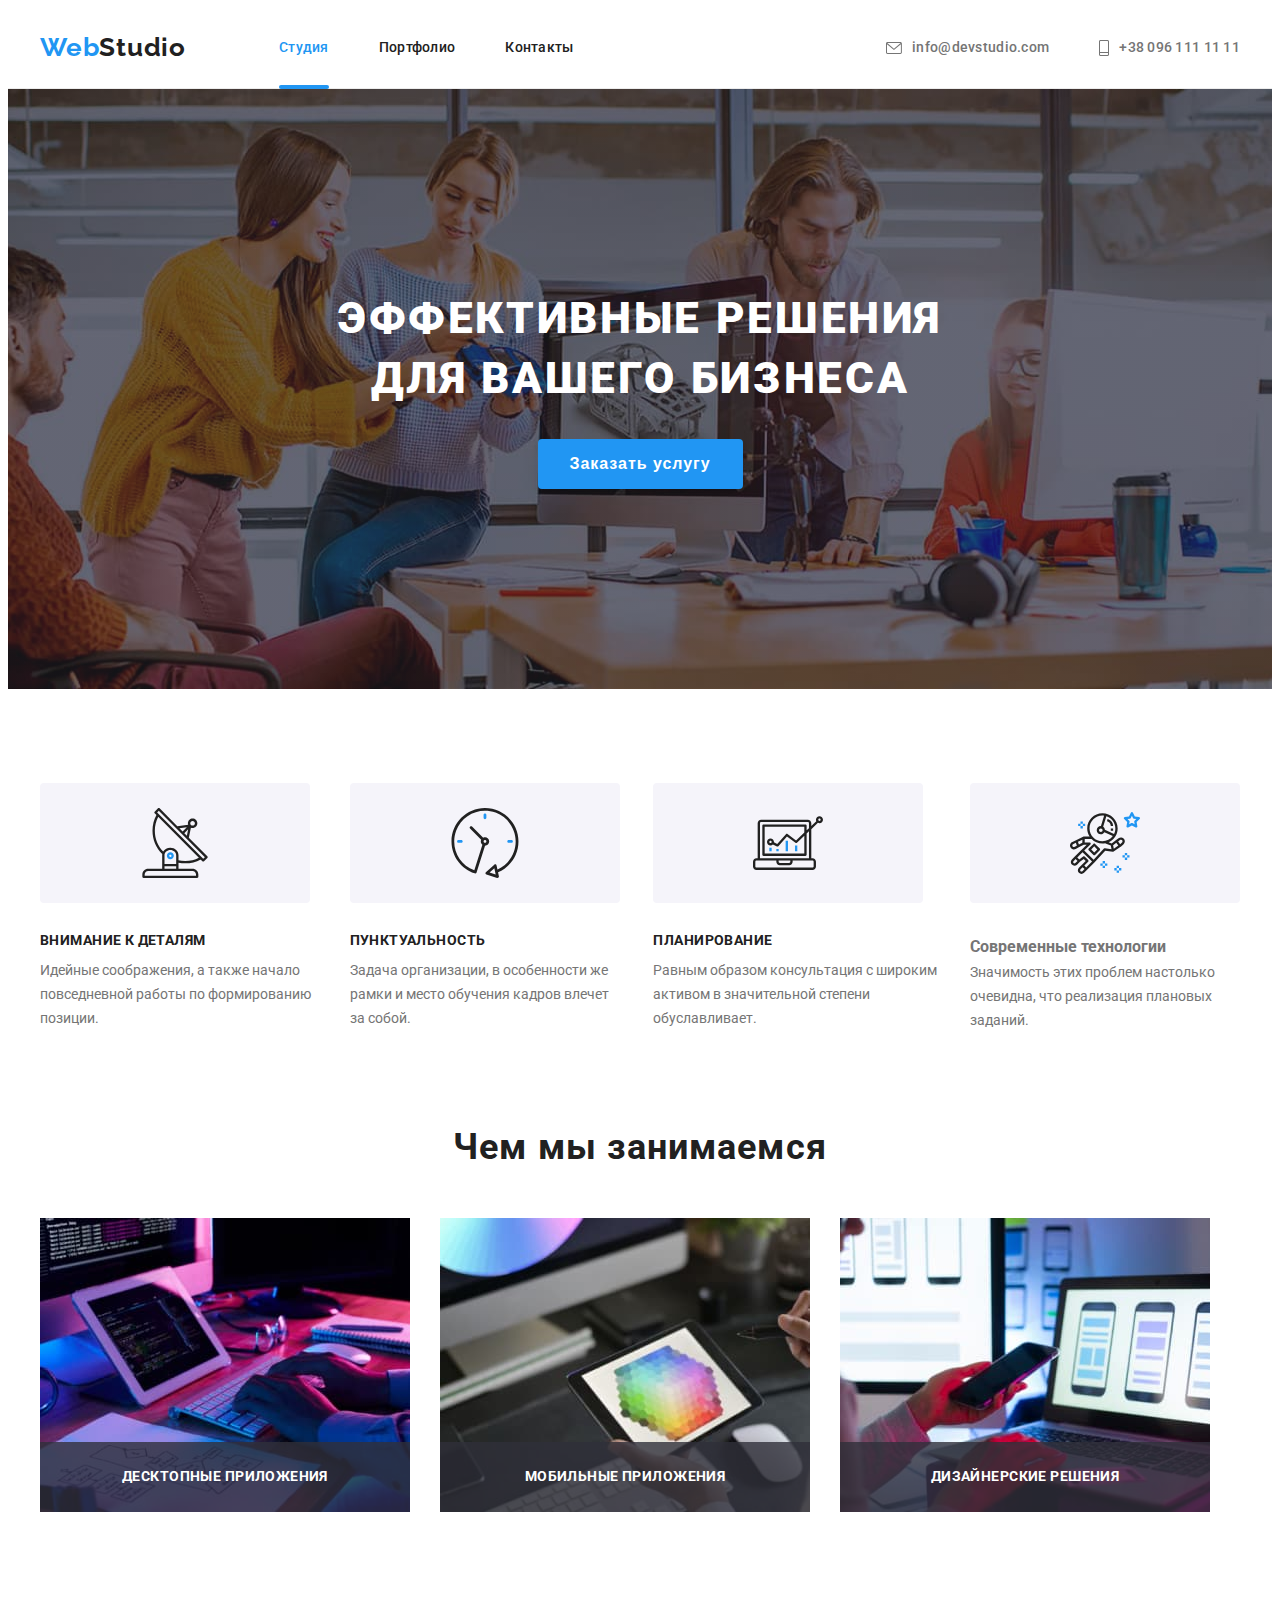
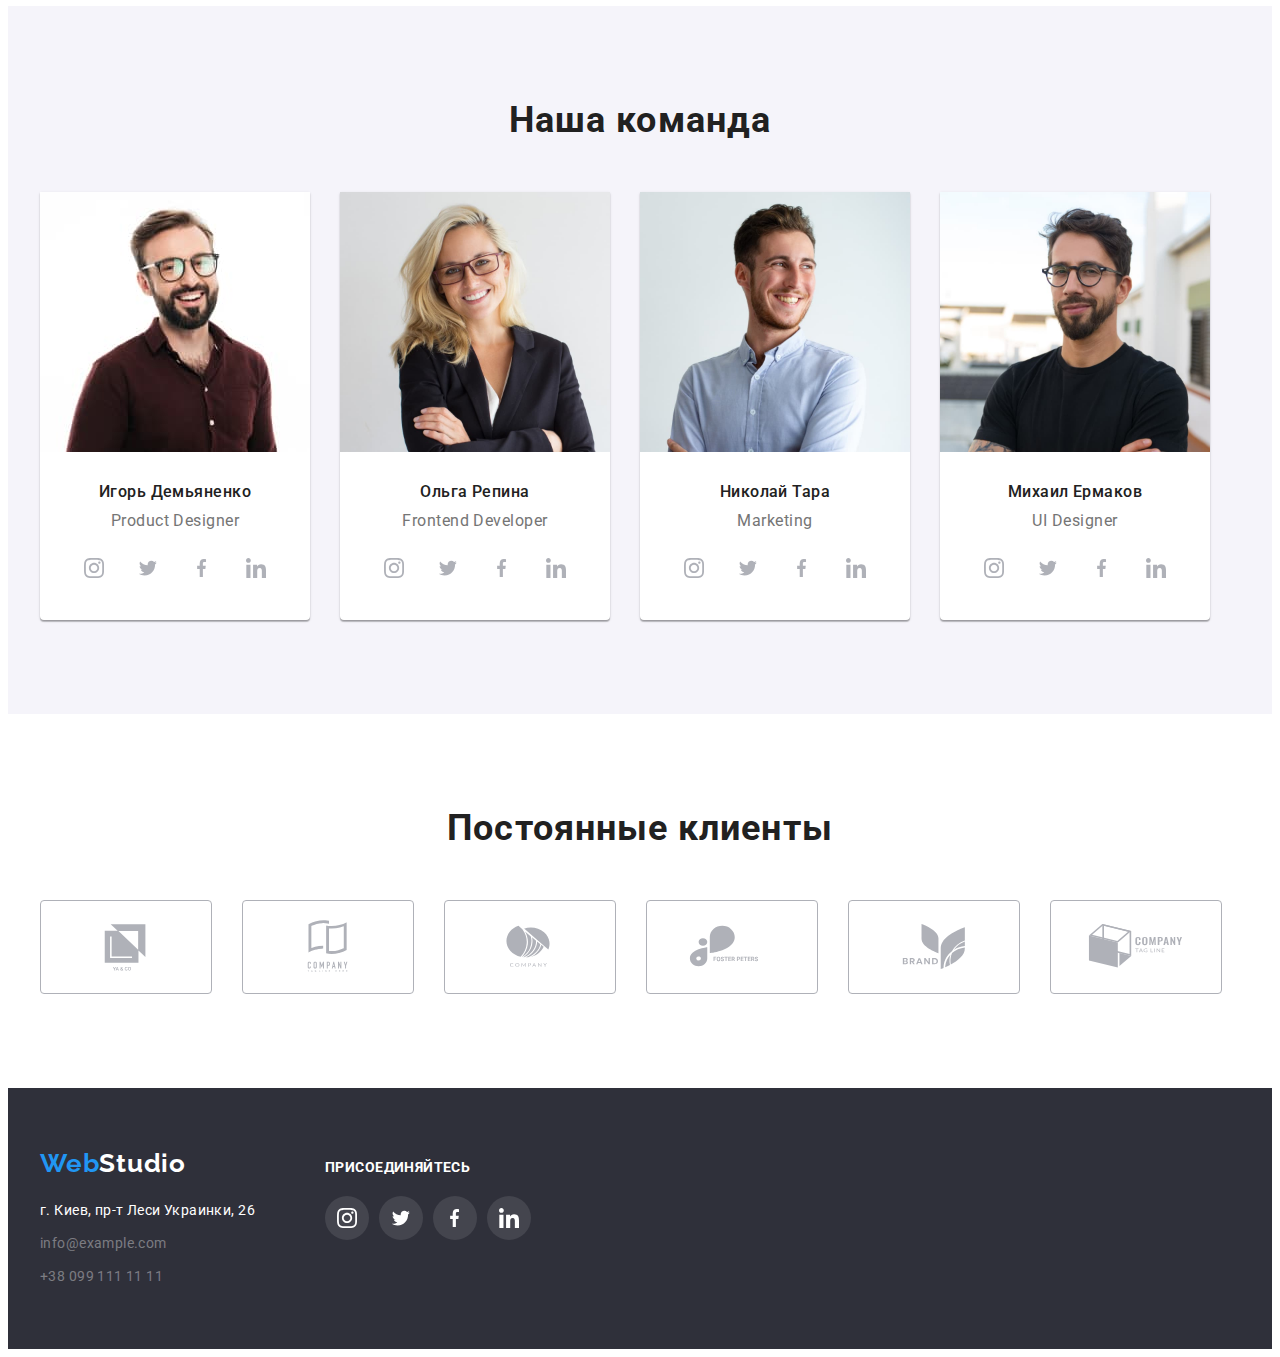
<file: index.html>
<!DOCTYPE html>
<html lang="ru">
	<head>
		<meta charset="UTF-8" />
		<meta http-equiv="X-UA-Compatible" content="IE=edge" />
		<meta name="viewport" content="width=device-width, initial-scale=1.0" />
		<title>WebStudio</title>
		<link rel="preconnect" href="https://fonts.googleapis.com" />
		<link rel="preconnect" href="https://fonts.gstatic.com" crossorigin />
		<link rel="preconnect" href="https://fonts.googleapis.com" />
		<link rel="preconnect" href="https://fonts.gstatic.com" crossorigin />
		<link rel="preconnect" href="https://fonts.googleapis.com">
<link rel="preconnect" href="https://fonts.gstatic.com" crossorigin>
<link href="https://fonts.googleapis.com/css2?family=Raleway:wght@700&family=Roboto:wght@400;500;700;900&display=swap" rel="stylesheet">
<link rel="stylesheet" href="https://cdnjs.cloudflare.com/ajax/libs/modern-normalize/1.1.0/modern-normalize.min.css" integrity="sha512-wpPYUAdjBVSE4KJnH1VR1HeZfpl1ub8YT/NKx4PuQ5NmX2tKuGu6U/JRp5y+Y8XG2tV+wKQpNHVUX03MfMFn9Q==" crossorigin="anonymous" referrerpolicy="no-referrer" />
		<link rel="stylesheet" href="./css/styles.css" />
	</head>
	<body>
		<!--Шапка сайта-->
		<header class="header">
			<div class="container header-container">
				<nav class="nav">
					<a class="header-web" href="./index.html">Web<span class="studio-nav">Studio</span>
					</a>
					<ul class="nav-list">
						<li class="nav-list">
							<a class="nav-link link-current" href="./index.html"
								>Студия</a>
						</li>
						<li class="nav-list">
							<a class="nav-link" href="./portfolio.html">Портфолио</a>
						</li>
						<li class="nav-list">
							<a class="nav-link" href="#team">Контакты</a>
						</li>
					</ul>
				</nav>
				<ul class="contaks ">
					<li class="contaks-item">
						<a class="contaks-link" href="mailto:info@devstudio.com">
							<svg class="icon-envelope" width="16" height="12">
								<use href="./images/icons.svg#icon-envelope"></use>
							</svg>
							info@devstudio.com</a>
					</li>
					<li class="contaks-item">
						<a class="contaks-link" href="tel:+380961111111">
							<svg class="icon-smartphone" width="10" height="16">
								<use href="./images/icons.svg#icon-smartphone"></use>
							</svg>
							+38 096 111 11 11</a>
					</li>
				</ul>
			</div>
		</header>
		<!--Секция блок заказа услуги-->
		<main>
				<section class=" order">
					<div class="container">
						<h1 class="order-title">
							Эффективные решения <br />для вашего бизнеса
						</h1>
						<button type="button" class="btn-order" data-modal-open>Заказать услугу</button>
					</div>
				</section>
				<!--Секция занятия и планирования-->
				<section class="section section-advantage">
					<div class="container">
						<h2 class="visually-hidden">Преимущество</h2>
					<ul class="advantage">
						<li class="iteam-advantage">
							<div class="container-advantage">
								<svg class="icon-advantage" width="70" height="70">
									<use href="./images/icons.svg#icon-antenna"></use>
								</svg>
							</div>
							<h3 class="title-advantage">Внимание к деталям</h3>
							<p class="text-advantage">
								Идейные соображения, а также начало повседневной работы по
								формированию позиции.
							</p>
						</li>
						<li class="iteam-advantage">
							<div class="container-advantage">
								<svg class="icon-advantage" width="70" height="70">
									<use href="./images/icons.svg#icon-clock"></use>
								</svg>
							</div>
							<h3 class="title-advantage">Пунктуальность</h3>
							<p class="text-advantage">
								Задача организации, в особенности же рамки и место обучения кадров
								влечет за собой.
							</p>
						</li>
						<li class="iteam-advantage">
							<div class="container-advantage">
								<svg class="icon-advantage" width="70" height="70">
									<use href="./images/icons.svg#icon-diagram"></use>
								</svg>
							</div>
							<h3 class="title-advantage">Планирование</h3>
							<p class="text-advantage">
								Равным образом консультация с широким активом в значительной
								степени обуславливает.
							</p>
						</li>
						<li class="iteam-advantage">
							<div class="container-advantage">
								<svg class="icon-advantage" width="70" height="70">
									<use href="./images/icons.svg#icon-astronaut"></use>
								</svg>
							</div>
							<h3 class="icon-astronaut">Современные технологии</h3>
							<p class="text-advantage">
								Значимость этих проблем настолько очевидна, что реализация
								плановых заданий.
							</p>
						</li>
					</ul>
					</div>
				</section>
				<section class="section">
					<div class="container">
						<h2 class="title-section">Чем мы занимаемся</h2>
					<ul class="works">
						<li class="works-item">
							<div class="container-works">
								<img class="" src="./images/develop1.jpg" alt="develop1" width="370" />
						<p class="text-works">Десктопные приложения</p>
							</div>
						</li>
						<li class="works-item">
							<div class="container-works">
								<img class="" src="./images/develop2.jpg" alt="develop2" width="370" />
						<p class="text-works">Мобильные приложения</p>
							</div>
						</li>
						<li class="works-item">
							<div class="container-works">
								<img class="" src="./images/develop3.jpg" alt="develop3" width="370" />
						<p class="text-works">Дизайнерские решения</p>
							</div>
						</li>
					</ul>
					</div>
				</section>
				<!--Секция команды-->
				<section class="section section-color">
					<div class="container">
						<h2 class="title-section">Наша команда</h2>
					<ul class="command">
						<li class="command-item">
							<img class="command-img" src="./images/employee1.jpg"alt="employee1" width="270" />
							<div class="container-command">
							<h3 class="title-command">Игорь Демьяненко</h3>
							<p class="text-command">Product Designer</p>
							<ul class="network">
								<li class="network-item">
									<a class="network-link" href="">
										<svg class="icon-network" width="20" height="20">
											<use href="./images/icons.svg#icon-instagram"></use>
										</svg>
									</a>
								</li>
								<li class="network-item">
									<a class="network-link" href="">
										<svg class="icon-network" width="20" height="16.25">
											<use href="./images/icons.svg#icon-twitter"></use>
										</svg>
									</a>
								</li>
								<li class="network-item">
									<a class="network-link" href="">
										<svg class="icon-network" width="10" height="20">
											<use href="./images/icons.svg#icon-facebook"></use>
										</svg>
									</a>
								</li>
								<li class="network-item">
									<a class="network-link" href="">
										<svg class="icon-network" width="20" height="20">
											<use href="./images/icons.svg#icon-linkedin"></use>
										</svg>
									</a>
								</li>
							</ul>	
							</div>
						</li>
							
						<li class="command-item">
							<img class="command-img" src="./images/employee4.jpg" alt="employee2" width="270" />
							<div class="container-command">
							<h3 class="title-command">Ольга Репина</h3>
							<p class="text-command">Frontend Developer</p>
							<ul class="network">
								<li class="network-item">
									<a class="network-link" href="">
										<svg class="icon-network" width="20" height="20">
											<use href="./images/icons.svg#icon-instagram"></use>
										</svg>
									</a>
								</li>
								<li class="network-item">
									<a class="network-link" href="">
										<svg class="icon-network" width="20" height="16.25">
											<use href="./images/icons.svg#icon-twitter"></use>
										</svg>
									</a>
								</li>
								<li class="network-item">
									<a class="network-link" href="">
										<svg class="icon-network" width="10" height="20">
											<use href="./images/icons.svg#icon-facebook"></use>
										</svg>
									</a>
								</li>
								<li class="network-item">
									<a class="network-link" href="">
										<svg class="icon-network" width="20" height="20">
											<use href="./images/icons.svg#icon-linkedin"></use>
										</svg>
									</a>
								</li>
							</ul>
							</div>
						</li>
							
						<li class="command-item">
							<img class="command-img" src="./images/employee3.jpg" alt="employee3" width="270" />
							<div class="container-command">
							<h3 class="title-command">Николай Тара</h3>
							<p class="text-command">Marketing</p>
							<ul class="network">
								<li class="network-item">
									<a class="network-link" href="">
										<svg class="icon-network" width="20" height="20">
											<use href="./images/icons.svg#icon-instagram"></use>
										</svg>
									</a>
								</li>
								<li class="network-item">
									<a class="network-link" href="">
										<svg class="icon-network" width="20" height="16.25">
											<use href="./images/icons.svg#icon-twitter"></use>
										</svg>
									</a>
								</li>
								<li class="network-item">
									<a class="network-link" href="">
										<svg class="icon-network" width="10" height="20">
											<use href="./images/icons.svg#icon-facebook"></use>
										</svg>
									</a>
								</li>
								<li class="network-item">
									<a class="network-link" href="">
										<svg class="icon-network" width="20" height="20">
											<use href="./images/icons.svg#icon-linkedin"></use>
										</svg>
									</a>
								</li>
							</ul>
							</div>
						</li>
							
						<li class="command-item">
							<img class="command-img" src="./images/employee2.jpg" alt="employee4" width="270" />
							<div class="container-command">
							<h3 class="title-command">Михаил Ермаков</h3>
							<p class="text-command">UI Designer</p>
							<ul class="network">
								<li class="network-item">
									<a class="network-link" href="">
										<svg class="icon-network" width="20" height="20">
											<use href="./images/icons.svg#icon-instagram"></use>
										</svg>
									</a>
								</li>
								<li class="network-item">
									<a class="network-link" href="">
										<svg class="icon-network" width="20" height="16.25">
											<use href="./images/icons.svg#icon-twitter"></use>
										</svg>
									</a>
								</li>
								<li class="network-item">
									<a class="network-link" href="">
										<svg class="icon-network" width="10" height="20">
											<use href="./images/icons.svg#icon-facebook"></use>
										</svg>
									</a>
								</li>
								<li class="network-item">
									<a class="network-link" href="">
										<svg class="icon-network" width="20" height="20">
											<use href="./images/icons.svg#icon-linkedin"></use>
										</svg>
									</a>
								</li>
							</ul>
							</div>
						</li>
							
					</ul>
					</div>
				</section>
				<section class="section">
					<div class="container">
						<h2 class="title-section">Постоянные клиенты</h2>
						<ul class="group-list">
							<li class="group-item">
								<a class="group-link" href="">
									<svg class="icon-group" width="106" height="60">
										<use href="./images/icons.svg#icon-group1"></use>
									</svg>
								</a>
							</li>
							<li class="group-item">
								<a class="group-link" href="">
									<svg class="icon-group" width="106" height="60">
										<use href="./images/icons.svg#icon-group2"></use>
									</svg>
								</a>
							</li>
							<li class="group-item">
								<a class="group-link" href="">
									<svg class="icon-group" width="106" height="60">
										<use href="./images/icons.svg#icon-group3"></use>
									</svg>
								</a>
							</li>
							<li class="group-item">
								<a class="group-link" href="">
									<svg class="icon-group" width="106" height="60">
										<use href="./images/icons.svg#icon-group4"></use>
									</svg>
								</a>
							</li>
							<li class="group-item">
								<a class="group-link" href="">
									<svg class="icon-group" width="106" height="60">
										<use href="./images/icons.svg#icon-group5"></use>
									</svg>
								</a>
							</li>
							<li class="group-item">
								<a class="group-link" href="">
									<svg class="icon-group" width="106" height="60">
										<use href="./images/icons.svg#icon-group6"></use>
									</svg>
								</a>
							</li>
						</ul>
					</div>
				</section>
		</main>
		<!--Подвал сайта-->
		<footer class="footer">
			<div class="container container-footer">
				<address class="address-footer">
					<ul class="">
						<li class="container-list">
							<a class="footer-web" href="./index.html">Web<span class="studio-footer">Studio</span></a>
						</li>
						<li class="footer-item">
							<a class="maps-footer"href="https://goo.gl/maps/7n5ivLZafYZ2Yxqt9">г. Киев, пр-т Леси Украинки, 26</a>
						</li>
						<li class="footer-item">
							<a class="mt-footer" href="mailto:info@example.com">info@example.com</a>
						</li">
						<li class="footer-item">
							<a class="mt-footer" href="tel:+380991111111">+38 099 111 11 11</a>
						</li>
					</ul>
				</address>
					<div class="container-list-network">
						<p class="text-network">присоединяйтесь</p>
						<ul class="list-network">
							<li class="network-item-footer">
								<a class="network-link-footer" href="">
									<svg class="icon-network-footer" width="20" height="20">
										<use href="./images/icons.svg#icon-instagram"></use>
									</svg>
								</a>
							</li>
							<li class="network-item-footer">
								<a class="network-link-footer" href="">
									<svg class="icon-network-footer" width="20" height="16.25">
										<use href="./images/icons.svg#icon-twitter"></use>
									</svg>
								</a>
							</li>
							<li class="network-item-footer">
								<a class="network-link-footer" href="">
									<svg class="icon-network-footer" width="10" height="20">
										<use href="./images/icons.svg#icon-facebook"></use>
									</svg>
								</a>
							</li>
							<li class="network-item-footer">
								<a class="network-link-footer" href="">
									<svg class="icon-network-footer" width="20" height="20">
										<use href="./images/icons.svg#icon-linkedin"></use>
									</svg>
								</a>
							</li>
						</ul>
					</div>
			</div>
		</footer>
		<div class="backdrop is-hidden" data-modal>
			<div class="modal" data-modal>
				<button type="button" class="modal-btn" data-modal-close>
					<svg class="icon-modal" width="11" height="11">
						<use href="./images/icons.svg#icon-modal"></use>
					</svg>
				</button>
			</div>
		</div>
		<script src="./js/modal.js"></script>
	</body>
</html>
</file>
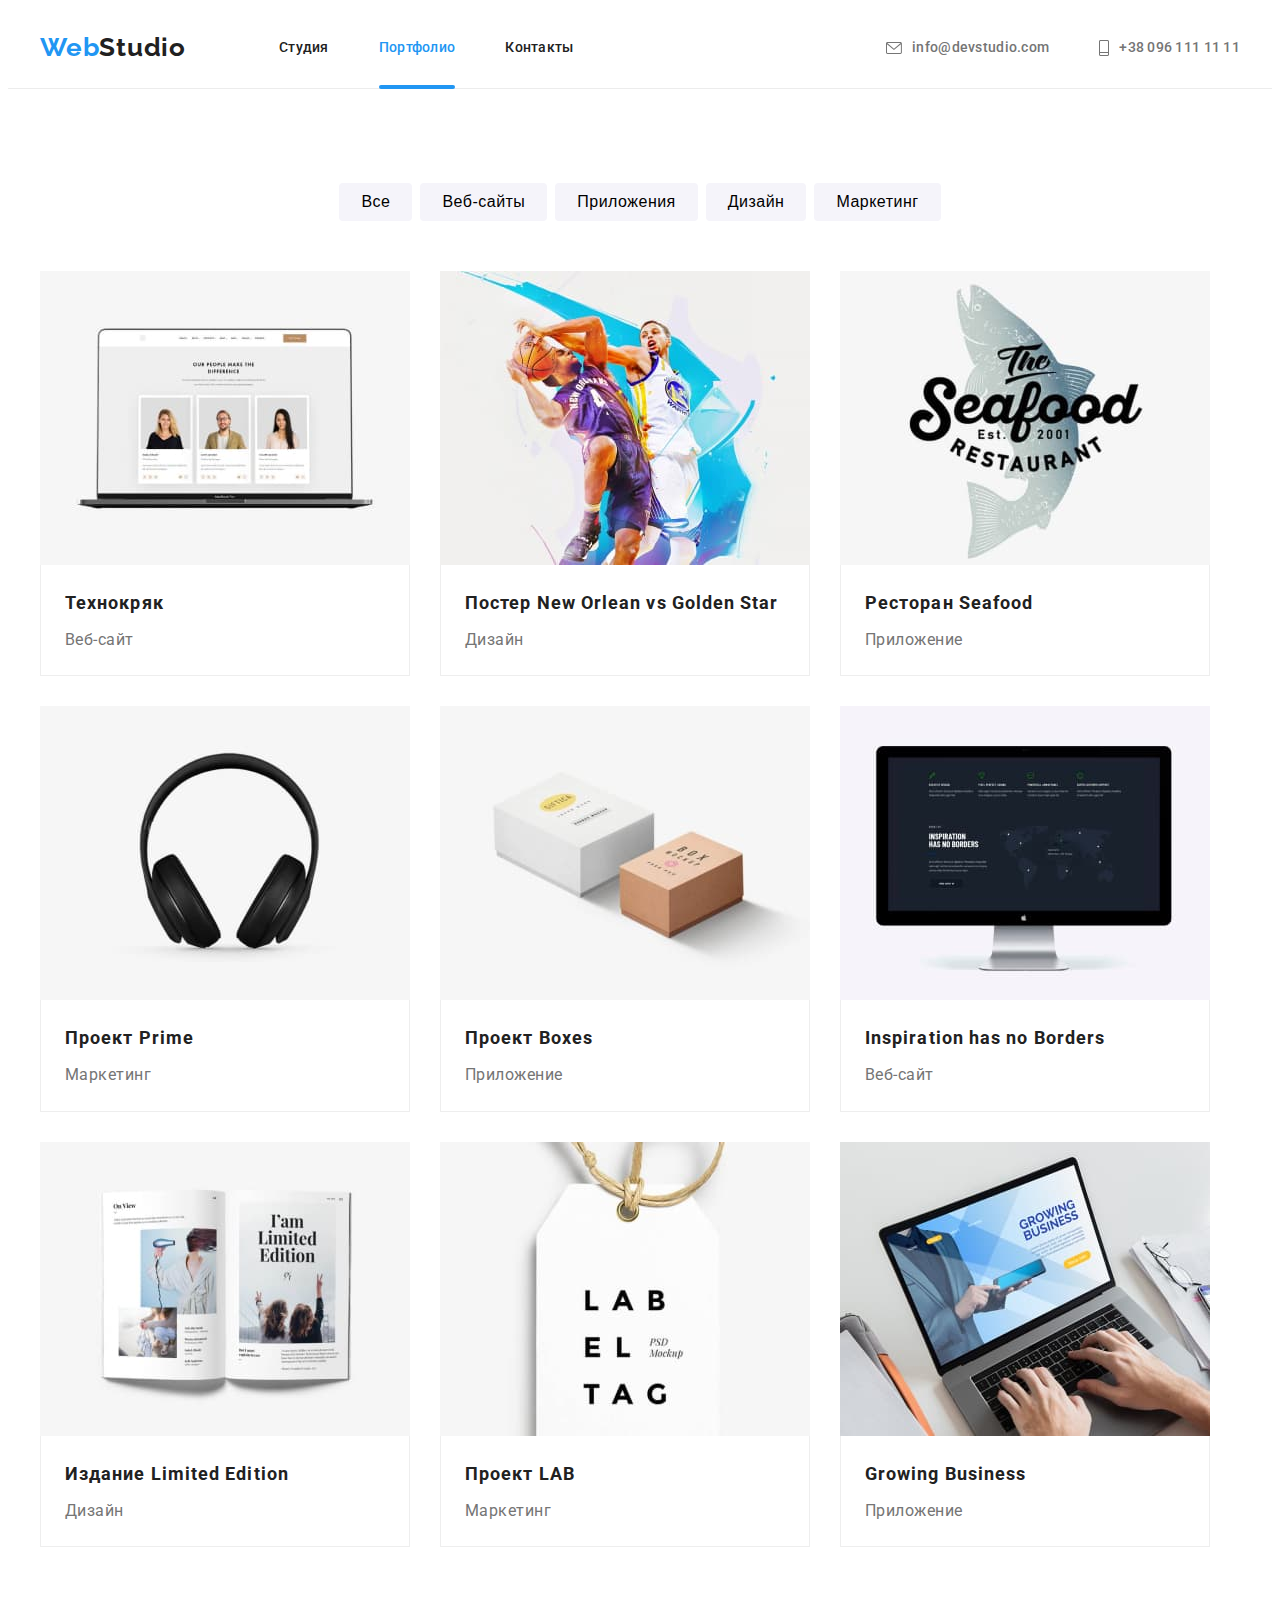
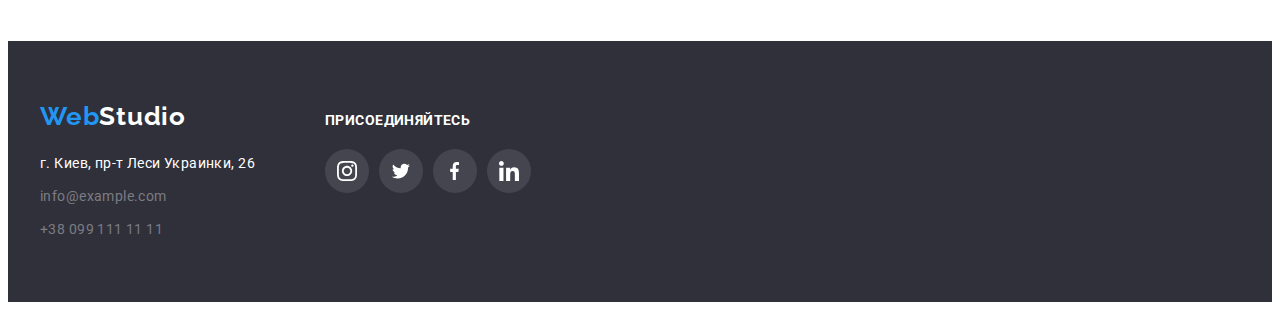
<file: portfolio.html>
<!DOCTYPE html>
<h lang="ru">
	<head>
		<meta charset="UTF-8" />
		<meta http-equiv="X-UA-Compatible" content="IE=edge" />
		<meta name="viewport" content="width=device-width, initial-scale=1.0" />
		<title>WebStudio</title>
<link rel="preconnect" href="https://fonts.gstatic.com" crossorigin>
<link href="https://fonts.googleapis.com/css2?family=Raleway:wght@700&family=Roboto:wght@400;500;700;900&display=swap" rel="stylesheet">
<link rel="stylesheet" href="https://cdnjs.cloudflare.com/ajax/libs/modern-normalize/1.1.0/modern-normalize.min.css" integrity="sha512-wpPYUAdjBVSE4KJnH1VR1HeZfpl1ub8YT/NKx4PuQ5NmX2tKuGu6U/JRp5y+Y8XG2tV+wKQpNHVUX03MfMFn9Q==" crossorigin="anonymous" referrerpolicy="no-referrer" />
		<link rel="stylesheet" href="./css/styles.css" />
	</head>
	<body>
		<!--Шапка сайта-->
		<header class="header">
			<div class="container header-container">
				<nav class="nav">
					<a class="header-web" href="./index.html">Web<span class="studio-nav">Studio</span>
					</a>
					<ul class="nav-list">
						<li class="nav-list">
							<a class="nav-link" href="./index.html"
								>Студия</a>
						</li>
						<li class="nav-list">
							<a class="nav-link link-current" href="./portfolio.html">Портфолио</a>
						</li>
						<li class="nav-list">
							<a class="nav-link" href="#team">Контакты</a>
						</li>
					</ul>
				</nav>
				<ul class="contaks ">
					<li class="contaks-item">
						<a class="contaks-link" href="mailto:info@devstudio.com">
							<svg class="icon-envelope" width="16" height="12">
								<use href="./images/icons.svg#icon-envelope"></use>
							</svg>
							info@devstudio.com</a>
					</li>
					<li class="contaks-item">
						<a class="contaks-link" href="tel:+380961111111">
							<svg class="icon-smartphone" width="10" height="16">
								<use href="./images/icons.svg#icon-smartphone"></use>
							</svg>
							+38 096 111 11 11</a>
					</li>
				</ul>
			</div>
		</header>
		<!--Секция блок заказа услуги-->
		<main>
				<section class="section">
				<div class="container">
					<h1 class="visually-hidden">
						Выбор элементов подтипа портфолио WebStudio
					</h1>
						<ul class="element-btn">
							<li class="btn-item">
								<button class="btn-element" type="button">
									Все
								</button>
							</li>
							<li class="btn-item">
								<button class="btn-element" type="button">
									Веб-сайты
								</button>
							</li>
							<li class="btn-item">
								<button class="btn-element" type="button">
									Приложения
								</button>
							</li>
							<li class="btn-item">
								<button class="btn-element" type="button">
									Дизайн
								</button>
							</li>
							<li class="btn-item">
								<button class="btn-element" type="button">
									Маркетинг
								</button>
							</li>
						</ul>
					<ul class="gallery">
						<li class="item-gallery">
							<div class="gallery-wrap">
								<a class="link-gallery" href="">
									<div class="gallery-img">
									<img src="./images/veb-link.jpg" width="370" alt="Технокряк"/>
									<p class="gallery-wrap-text">
										Технокряк это современная площадка распространения коронавируса. Компании используют эту платформу для цифрового шпионажа и атак на защищённые сервера конкурентов.
									</p>
								</div>
									<div class="container-gallery">
									<h2 class="title-gallery">Технокряк</h2>
								<p class="text-gallery">Веб-сайт</p>
								</div>
								</a>
							</div>
						</li>
						<li class="item-gallery">
							<div class="gallery-wrap">
								<a class="link-gallery" href="">
									<div class="gallery-img">
									<img src="./images/poster-new-orlean-vs-golden-star.jpg" width="370" alt="Постер New Orlean vs Golden Star"/>
								<p class="gallery-wrap-text">
									Lorem ipsum dolor, sit amet consectetur adipisicing elit. Neque assumenda ab reprehenderit in ea sapiente similique ad. Quibusdam cum ea, odio veritatis, perferendis voluptas velit optio architecto ab nostrum dignissimos incidunt iste culpa voluptatem porro veniam nulla perspiciatis magnam modi blanditiis vitae! Aliquid esse amet officia porro, temporibus nam soluta!
								</p>	
								</div>
									<div class="container-gallery">
									<h2 class="title-gallery">Постер New Orlean vs Golden Star</h2>
								<p class="text-gallery">Дизайн</p>
								</div>
								</a>
							</div>
						</li>
						<li class="item-gallery">
							<div class="gallery-wrap">
								<a class="link-gallery" href="">
									<div class="gallery-img">
									<img src="./images/seafood-restaurant.jpg" width="370" alt="Ресторан Seafood"/>
								<p class="gallery-wrap-text">
									Lorem ipsum dolor, sit amet consectetur adipisicing elit. Neque assumenda ab reprehenderit in ea sapiente similique ad. Quibusdam cum ea, odio veritatis, perferendis voluptas velit optio architecto ab nostrum dignissimos incidunt iste culpa voluptatem porro veniam nulla perspiciatis magnam modi blanditiis vitae! Aliquid esse amet officia porro, temporibus nam soluta!
								</p>	
								</div>
									<div class="container-gallery">
									<h2 class="title-gallery">Ресторан Seafood</h2>
								<p class="text-gallery">Приложение</p>
								</div>
								</a>
							</div>
						</li>
						<li class="item-gallery">
							<div class="gallery-wrap">
								<a class="link-gallery" href="">
									<div class="gallery-img">
									<img src="./images/prime-project.jpg" width="370" alt="Проект Prime"/>
								<p class="gallery-wrap-text">
									Lorem ipsum dolor, sit amet consectetur adipisicing elit. Neque assumenda ab reprehenderit in ea sapiente similique ad. Quibusdam cum ea, odio veritatis, perferendis voluptas velit optio architecto ab nostrum dignissimos incidunt iste culpa voluptatem porro veniam nulla perspiciatis magnam modi blanditiis vitae! Aliquid esse amet officia porro, temporibus nam soluta!
								</p>	
								</div>
									<div class="container-gallery">
									<h2 class="title-gallery">Проект Prime</h2>
								<p class="text-gallery">Маркетинг</p>
								</div>
								</a>
							</div>
						</li>
						<li class="item-gallery">
							<div class="gallery-wrap">
								<a class="link-gallery" href="">
									<div class="gallery-img">
									<img src="./images/project-boxes.jpg" width="370" alt="Проект Boxes"/>
								<p class="gallery-wrap-text">
									Lorem ipsum dolor, sit amet consectetur adipisicing elit. Neque assumenda ab reprehenderit in ea sapiente similique ad. Quibusdam cum ea, odio veritatis, perferendis voluptas velit optio architecto ab nostrum dignissimos incidunt iste culpa voluptatem porro veniam nulla perspiciatis magnam modi blanditiis vitae! Aliquid esse amet officia porro, temporibus nam soluta!
								</p>	
								</div>
									<div class="container-gallery">
									<h2 class="title-gallery">Проект Boxes</h2>
								<p class="text-gallery">Приложение</p>
								</div>
								</a>
							</div>
						</li>
						<li class="item-gallery">
							<div class="gallery-wrap">
								<a class="link-gallery" href="">
									<div class="gallery-img">
									<img src="./images/inspiration-has-no-borders.jpg" width="370" alt="Inspiration has no Borders"/>
								<p class="gallery-wrap-text">
									Lorem ipsum dolor, sit amet consectetur adipisicing elit. Neque assumenda ab reprehenderit in ea sapiente similique ad. Quibusdam cum ea, odio veritatis, perferendis voluptas velit optio architecto ab nostrum dignissimos incidunt iste culpa voluptatem porro veniam nulla perspiciatis magnam modi blanditiis vitae! Aliquid esse amet officia porro, temporibus nam soluta!
								</p>	
								</div>
									<div class="container-gallery">
									<h2 class="title-gallery">Inspiration has no Borders</h2>
								<p class="text-gallery">Веб-сайт</p>
								</div>
								</a>
							</div>
						</li>
						<li class="item-gallery">
							<div class="gallery-wrap">
								<a class="link-gallery" href="">
									<div class="gallery-img">
									<img src="./images/limited-edition.jpg" width="370" alt="Издание Limited Edition"/>
								<p class="gallery-wrap-text">
									Lorem ipsum dolor, sit amet consectetur adipisicing elit. Neque assumenda ab reprehenderit in ea sapiente similique ad. Quibusdam cum ea, odio veritatis, perferendis voluptas velit optio architecto ab nostrum dignissimos incidunt iste culpa voluptatem porro veniam nulla perspiciatis magnam modi blanditiis vitae! Aliquid esse amet officia porro, temporibus nam soluta!
								</p>	
								</div>
									<div class="container-gallery">
									<h2 class="title-gallery">Издание Limited Edition</h2>
								<p class="text-gallery">Дизайн</p>
								</div>
								</a>
							</div>
						</li>
						<li class="item-gallery">
							<div class="gallery-wrap">
								<a class="link-gallery" href="">
									<div class="gallery-img">
									<img src="./images/prodject-lab.jpg" width="370" alt="Проект LAB"/>
								<p class="gallery-wrap-text">
									Lorem ipsum dolor, sit amet consectetur adipisicing elit. Neque assumenda ab reprehenderit in ea sapiente similique ad. Quibusdam cum ea, odio veritatis, perferendis voluptas velit optio architecto ab nostrum dignissimos incidunt iste culpa voluptatem porro veniam nulla perspiciatis magnam modi blanditiis vitae! Aliquid esse amet officia porro, temporibus nam soluta!
								</p>	
								</div>
									<div class="container-gallery">
									<h2 class="title-gallery">Проект LAB</h2>
								<p class="text-gallery">Маркетинг</p>
								</div>
								</a>
							</div>
						</li>
						<li class="item-gallery">
							<div class="gallery-wrap">
								<a class="link-gallery" href="">
									<div class="gallery-img">
									<img src="./images/growing-business.jpg" width="370" alt="Growing Business"/>
								<p class="gallery-wrap-text">
									Lorem ipsum dolor, sit amet consectetur adipisicing elit. Neque assumenda ab reprehenderit in ea sapiente similique ad. Quibusdam cum ea, odio veritatis, perferendis voluptas velit optio architecto ab nostrum dignissimos incidunt iste culpa voluptatem porro veniam nulla perspiciatis magnam modi blanditiis vitae! Aliquid esse amet officia porro, temporibus nam soluta!
								</p>	
								</div>
									<div class="container-gallery">
									<h2 class="title-gallery">Growing Business</h2>
								<p class="text-gallery">Приложение</p>
								</div>
								</a>
							</div>
						</li>
					</ul>
				</div>
				</section>
		</main>
		<!--Подвал сайта-->
		<footer class="footer">
			<div class="container container-footer">
				<address class="address-footer">
					<ul class="">
						<li class="container-list">
							<a class="footer-web" href="./index.html">Web<span class="studio-footer">Studio</span></a>
						</li>
						<li class="footer-item">
							<a class="maps-footer"href="https://goo.gl/maps/7n5ivLZafYZ2Yxqt9">г. Киев, пр-т Леси Украинки, 26</a>
						</li>
						<li class="footer-item">
							<a class="mt-footer" href="mailto:info@example.com">info@example.com</a>
						</li">
						<li class="footer-item">
							<a class="mt-footer" href="tel:+380991111111">+38 099 111 11 11</a>
						</li>
					</ul>
				</address>
					<div class="container-list-network">
						<p class="text-network">присоединяйтесь</p>
						<ul class="list-network">
							<li class="network-item-footer">
								<a class="network-link-footer" href="">
									<svg class="icon-network-footer" width="20" height="20">
										<use href="./images/icons.svg#icon-instagram"></use>
									</svg>
								</a>
							</li>
							<li class="network-item-footer">
								<a class="network-link-footer" href="">
									<svg class="icon-network-footer" width="20" height="16.25">
										<use href="./images/icons.svg#icon-twitter"></use>
									</svg>
								</a>
							</li>
							<li class="network-item-footer">
								<a class="network-link-footer" href="">
									<svg class="icon-network-footer" width="10" height="20">
										<use href="./images/icons.svg#icon-facebook"></use>
									</svg>
								</a>
							</li>
							<li class="network-item-footer">
								<a class="network-link-footer" href="">
									<svg class="icon-network-footer" width="20" height="20">
										<use href="./images/icons.svg#icon-linkedin"></use>
									</svg>
								</a>
							</li>
						</ul>
					</div>
			</div>
		</footer>
		<script src="./js/modal.js"></script>
	</body>
</html>
</file>
<file: css/styles.css>
/*----------------------Цвет----------------------*/
:root {
	--main-text-color: #757575;
	--title-text-color: #212121;
	--main-color: #212121;
	--footer-text-color: #ffffff;
	--title-color: #2196f3;
}
/*----------------------Главная часть шрифтов----------------------*/
body {
	color: var(--main-text-color);
	font-family: Roboto, sans-serif;
	font-size: 14px;
	line-height: 1.71;
	background: #FFFFFF;
}
/*----------------------Фокус----------------------*/
.nav-link:hover,.contaks-link:hover,
.nav-link:focus,.contaks-link:focus {
	color: var(--title-color);
}
.group-link:hover .icon-group,
.group-link:focus .icon-group{
	fill: #2196F3;
}
.group-link:focus,
.group-link:hover{
	border-color:#2196F3;
}
.container-network:hover,
.container-network:focus{
background-color: #2196F3;
}
.network-link:hover .icon-network,
.network-link:focus .icon-network{
	fill:#FFFFFF;
	
}
.network-link:hover,
.network-link:focus{
	background-color: #2196F3;
	transform: translateY(0);
}
.network-link-footer:focus,
.network-link-footer:hover{
	background-color: #2196F3;
}
.btn-element:focus,
.btn-element:hover {
	color: var(--footer-text-color);
	background-color: var(--title-color);
	box-shadow: 0px 3px 1px rgba(0, 0, 0, 0.1), 0px 1px 2px rgba(0, 0, 0, 0.08),
		0px 2px 2px rgba(0, 0, 0, 0.12);
}
.mt-footer:focus,.maps-footer:hover,
.mt-footer:hover,.maps-footer:focus{
	color: var(--title-color)
}
.link-gallery:hover,
.link-gallery:focus{
	box-shadow: 0px 1px 1px rgba(0, 0, 0, 0.12), 0px 4px 4px rgba(0, 0, 0, 0.06), 1px 4px 6px rgba(0, 0, 0, 0.16);
}
.link-gallery:focus .gallery-wrap-text ,
.link-gallery:hover .gallery-wrap-text{
	transform: translateY(0%);
}
/*----------------------Иконки----------------------*/
.icon-smartphone,.icon-envelope{
	margin-right: 10px;
	fill:currentColor;
}
.icon-group{
	fill: #AFB1B8;
	transition:fill 250ms cubic-bezier(0.4, 0, 0.2, 1);
}
.container-advantage{
	justify-content: center;
	width: 270px;
	height: 120px;
	margin-bottom: 30px;
	background-color: #F5F4FA;
	border-radius: 4px;
	display: flex;
	align-items: center;
}
.container-network-blok{
	display: flex;
	justify-content: center;
}
.network{
	display: flex;
	justify-content: center;
	margin-top: 16px;
}
.network-link{
	width: 44px;
	height: 44px;
	align-items: center;
	background-color: #ffffff;
	border-radius: 50%;
	display: flex;
	justify-content: center;
	transition: background-color 250ms cubic-bezier(0.4, 0, 0.2, 1);
}
.icon-network{
	fill: #AFB1B8;
}
.group-list{
	display: flex;
}
.group-link{
	width: 170px;
	height: 92px;
	display: flex;
	justify-content: center;
	align-items: center;
	border: 1px solid #AFB1B8;
	border-radius: 4px;
	transition: border-color 250ms cubic-bezier(0.4, 0, 0.2, 1),fill 250ms cubic-bezier(0.4, 0, 0.2, 1);
}
.group-item+.group-item{
	margin-left: 30px;
}
.network-link-footer{
	width: 44px;
	height: 44px;
	align-items: center;
	background-color: rgba(255, 255, 255, 0.1);
	border-radius: 50%;
	display: flex;
	justify-content: center;
	transition: background-color 250ms cubic-bezier(0.4, 0, 0.2, 1);
}
.network-item+.network-item{
	margin-left: 10px;
}
.network-item-footer+.network-item-footer{
	margin-left: 10px;
}
.icon-network-footer{
	fill: #FFFFFF;
}
/*----------------------Обнуление----------------------*/
h1,h2,h3,h4,h5,h6,p,ul{
	margin: 0;
}
ul{
	padding: 0;
	list-style: none;
}
/*----------------------Отмена стилий и декораций----------------------*/
a {
	text-decoration: none;
}
/*----------------------Скрываемый текст----------------------*/
.visually-hidden {
	position: absolute;
	width: 1px;
	height: 1px;
	margin: -1px;
	padding: 0;
	overflow: hidden;
	border: 0;
	clip: rect(0 0 0 0)
 }
/*----------------------Контейнер----------------------*/
.container{
	width: 1200px;
	padding-left: 15px;
	padding-right: 15px;
	margin: 0 auto;
}
/*----------------------Картинки----------------------*/
img{
	display: block;
	max-width: 100%;
	height: auto;
}
/*----------------------Шапка----------------------*/
.header-container,.nav-list,.contaks,.nav{
	display: flex;
	align-items: center;
}
.contaks:not(:last-child) {
	margin-right: 50px;
}
.nav-link,.contaks-link{
	padding-top: 32px;
	padding-bottom: 32px;
	transition: color 250ms cubic-bezier(0.4, 0, 0.2, 1);
	
}
.header-web{
	margin-right: 93px;
	padding-top: 24px;
	padding-bottom: 25px;
}
.contaks{
	margin-left: auto;
}
.nav-list:not(:last-child){
	margin-right: 50px;
}
.contaks-item:not(:last-child){
	margin-right: 50px;
}
.footer-web,.header-web{
	color: var(--title-color);
	font-family: Raleway, sans-serif;
	font-style: normal;
	font-weight: 700;
	font-size: 26px;
	line-height: 1.19;
	letter-spacing: 0.03em;
}
.studio-nav {
	color: var(--title-text-color);
}
.nav-link {
	color: var(--title-text-color);
	font-weight: 500;
	line-height: 1.14;
	letter-spacing: 0.02em;
}
.contaks-link {
	font-weight: 500;
	line-height: 1.14;
	letter-spacing: 0.02em;
	color: var(--main-text-color);
	padding-top: 32px;
	padding-bottom: 32px;
	align-items: center;
	display: flex;
}
.link-current {
	position: relative;
	color: var(--title-color);
}
.link-current::after{
	position: absolute;
	bottom: -1px;
	left: 0;
	content: "";
	width: 100%;
	height: 4px;
	background-color: var(--title-color);
	border-radius: 2px;
}
.header{
	border-bottom: 1px solid #ECECEC;
}
/*----------------------Особенная часть раздела "Студио"----------------------*/
.section{
	padding-top: 94px;
	padding-bottom: 94px;
}
.section-advantage{
	padding-bottom: 0;
}
.section-color{
	background-color:#F5F4FA;
}
.order-title {
	font-weight: 900;
	font-size: 44px;
	line-height: 1.36;
	letter-spacing: 0.06em;
	text-transform: uppercase;
	color: var(--footer-text-color);
	margin-bottom: 30px;
}
.works-item:not(:last-child){
	margin-right: 30px;
}
.command-item:not(:last-child){
	margin-right: 30px;
}
.command-item{
	background: #FFFFFF;
	box-shadow: 0px 1px 3px rgba(0, 0, 0, 0.12), 0px 1px 1px rgba(0, 0, 0, 0.14), 0px 2px 1px rgba(0, 0, 0, 0.2);
	border-radius: 0px 0px 4px 4px;
}
.order {
	background-color: #2f303a;
	text-align: center;
	padding: 200px 0;
	max-width: 1600px;
	margin-left: auto;
	margin-right: auto;
	background-image:linear-gradient(rgba(47, 48, 58, 0.4),rgba(47, 48, 58, 0.4)),
	url('../images/img-container.jpg');
	background-repeat: no-repeat;
	background-size: cover;
	background-position: center;
	
}
.btn-order {
	font-weight: 700;
	font-size: 16px;
	line-height: 1.88;
	letter-spacing: 0.06em;
	color: var(--footer-text-color);
	background-color: var(--title-color);
	box-shadow: 0px 4px 4px rgba(0, 0, 0, 0.15);
	border-radius: 4px;
	cursor: pointer;
	border: none;
	padding: 10px 32px;
}
.iteam-advantage:not(:last-child){
	margin-right: 30px;
}
.advantage {
	display: flex;
}
.container-works{
	position: relative;
}
.text-works{
	position: absolute;
	left: 0;
	bottom: 0;
	display: flex;
	align-items: center;
	justify-content: center;
	height: 70px;
	width: 100%;
	font-weight: 700;
	line-height: 1.14;
	letter-spacing: 0.03em;
	text-transform: uppercase;
	color: var(--footer-text-color);
	background-color: rgba(47, 48, 58, 0.8);
}
.title-advantage {
	font-weight: 700;
	font-size: 14px;
	line-height: 1.14;
	letter-spacing: 0.03em;
	text-transform: uppercase;
	color: var(--main-color);
}
.title-advantage{
	margin-bottom: 10px;
}
.title-section {
	font-weight: 700;
	font-size: 36px;
	line-height: 1.16;
	text-align: center;
	letter-spacing: 0.03em;
	color: var(--main-color);
	margin-bottom: 50px;
}
.works {
	display: flex;
}
.title-command {
	font-weight: 500;
	font-size: 16px;
	line-height: 1.19;
	text-align: center;
	letter-spacing: 0.03em;
	color: var(--main-color);
	margin-bottom: 10px;
}
.container-command{
	padding-top: 30px;
	padding-bottom: 30px;
}
.command {
	display: flex;
	list-style: none;
}
.text-command {
	font-size: 16px;
	line-height: 1.19;
	text-align: center;
	letter-spacing: 0.03em;
}
.section-gray {
	background-color: #f5f4fa;
}
/*----------------------Особенная часть раздела "Партволио"----------------------*/
/*----------------------Кнопки "Партволио"----------------------*/
.element-btn{
	display: flex;
	margin-bottom: 50px;
	justify-content: center;
}
.btn-element {
	cursor: pointer;
	font-weight: 500;
	font-size: 16px;
	line-height: 1.63;
	text-align: center;
	letter-spacing: 0.03em;
	padding: 5px 22px;
	background-color: #f5f4fa;
	border-radius: 4px;
	border: none;
	padding: 6px 22px;
	transition: background-color 250ms cubic-bezier(0.4, 0, 0.2, 1),color 250ms cubic-bezier(0.4, 0, 0.2, 1),box-shadow 250ms cubic-bezier(0.4, 0, 0.2, 1);
}
.btn-item:not(:last-child){
	margin-right: 8px;
}
/*----------------------Галерея "Партволио"----------------------*/
.gallery{
	margin: -15px;
	display: flex;
	flex-wrap: wrap;
}
.title-gallery {
	font-weight: 700;
	font-size: 18px;
	line-height: 2;
	letter-spacing: 0.06em;
	color: var(--main-color);
	margin-bottom: 4px;
}
.text-gallery {
	font-size: 16px;
	line-height: 1.9;
	letter-spacing: 0.03em;
	color: var(--main-text-color)
}
.link-gallery{
	display: block;
}
.item-gallery {
	background: var(--footer-text-color);
	margin: 15px;
}
.container-gallery{
	padding: 20px 24px;
	border: 1px solid #EEEEEE;
	border-top: 0;
}
.gallery-img{
	position: relative;
	overflow: hidden;
	
}
.gallery-wrap-text{
	position: absolute;
	transform: translateY(100%);
	transition: transform 250ms cubic-bezier(0.4, 0, 0.2, 1);
	overflow: auto;
	left: 0;
	top: 0;
	padding: 63px 24px;
	width: 100%;
	height: 100%;
	font-size: 18px;
	line-height: 1.55;
	letter-spacing: 0.03em;
	color: var(--footer-text-color);
	background-color:   rgba(33, 150, 243, 0.9);
}
/*----------------------Подвал сайта----------------------*/
.footer-address {
	letter-spacing: 0.03em;
}
.maps-footer {
	color: var(--footer-text-color);
	transition: color 250ms cubic-bezier(0.4, 0, 0.2, 1);

}
.mt-footer {
	color: #ffffff60;
	transition: color 250ms cubic-bezier(0.4, 0, 0.2, 1);
}
.studio-footer {
	color: var(--footer-text-color);
}
.footer-web{
	display: block;
	margin-bottom: 20px;
}
.mt-footer,.maps-footer{
	font-family: Roboto,sans-serif;
	font-style: normal;
	font-size: 14px;
	line-height: 1.71;
	letter-spacing: 0.03em;
}
.footer-item:not(:last-child){
	margin-bottom: 9px;
	
}
.footer{
	background-color: #2f303a;
	padding: 60px 0;
}
.text-network{
font-weight: 700;
line-height: 1.14;
letter-spacing: 0.03em;
text-transform: uppercase;
color: #FFFFFF;
margin-bottom: 20px;
}
.list-network{
	display: flex;
	justify-content: center;
}
.container-footer{
	display: flex;
	align-items: baseline;
}
.container-list-network{
	margin-left: 70px;
}
.backdrop{
	width: 100vw;
	height: 100vh;
	background-color: rgba(0, 0, 0, 0.2);
	position: fixed;
	top: 0;
	transition: opacity 750ms cubic-bezier(0.4, 0, 0.2, 1) , visibility 750ms cubic-bezier(0.4, 0, 0.2, 1);
}.modal{
	position: absolute;
	left: 50%;
	top: 50%;
	transform: translate(-50%,-50%);
	width: 528px;
	min-height: 581px;
	background: #FFFFFF;
	box-shadow: 0px 1px 3px rgba(0, 0, 0, 0.12), 0px 1px 1px rgba(0, 0, 0, 0.14), 0px 2px 1px rgba(0, 0, 0, 0.2);
	border-radius: 4px;
	
}
.modal-btn{
	width: 30px;
	height: 30px;
	border: 1px solid rgba(0, 0, 0, 0.1);
	background-color: transparent;
	border-radius: 50%;
	position: absolute;
	top: 8px;
	right: 8px;
}
.is-hidden{
	visibility: hidden;
	opacity: 0;
	pointer-events: none;
}
.icon-modal{
	vertical-align: middle;
}
</file>
